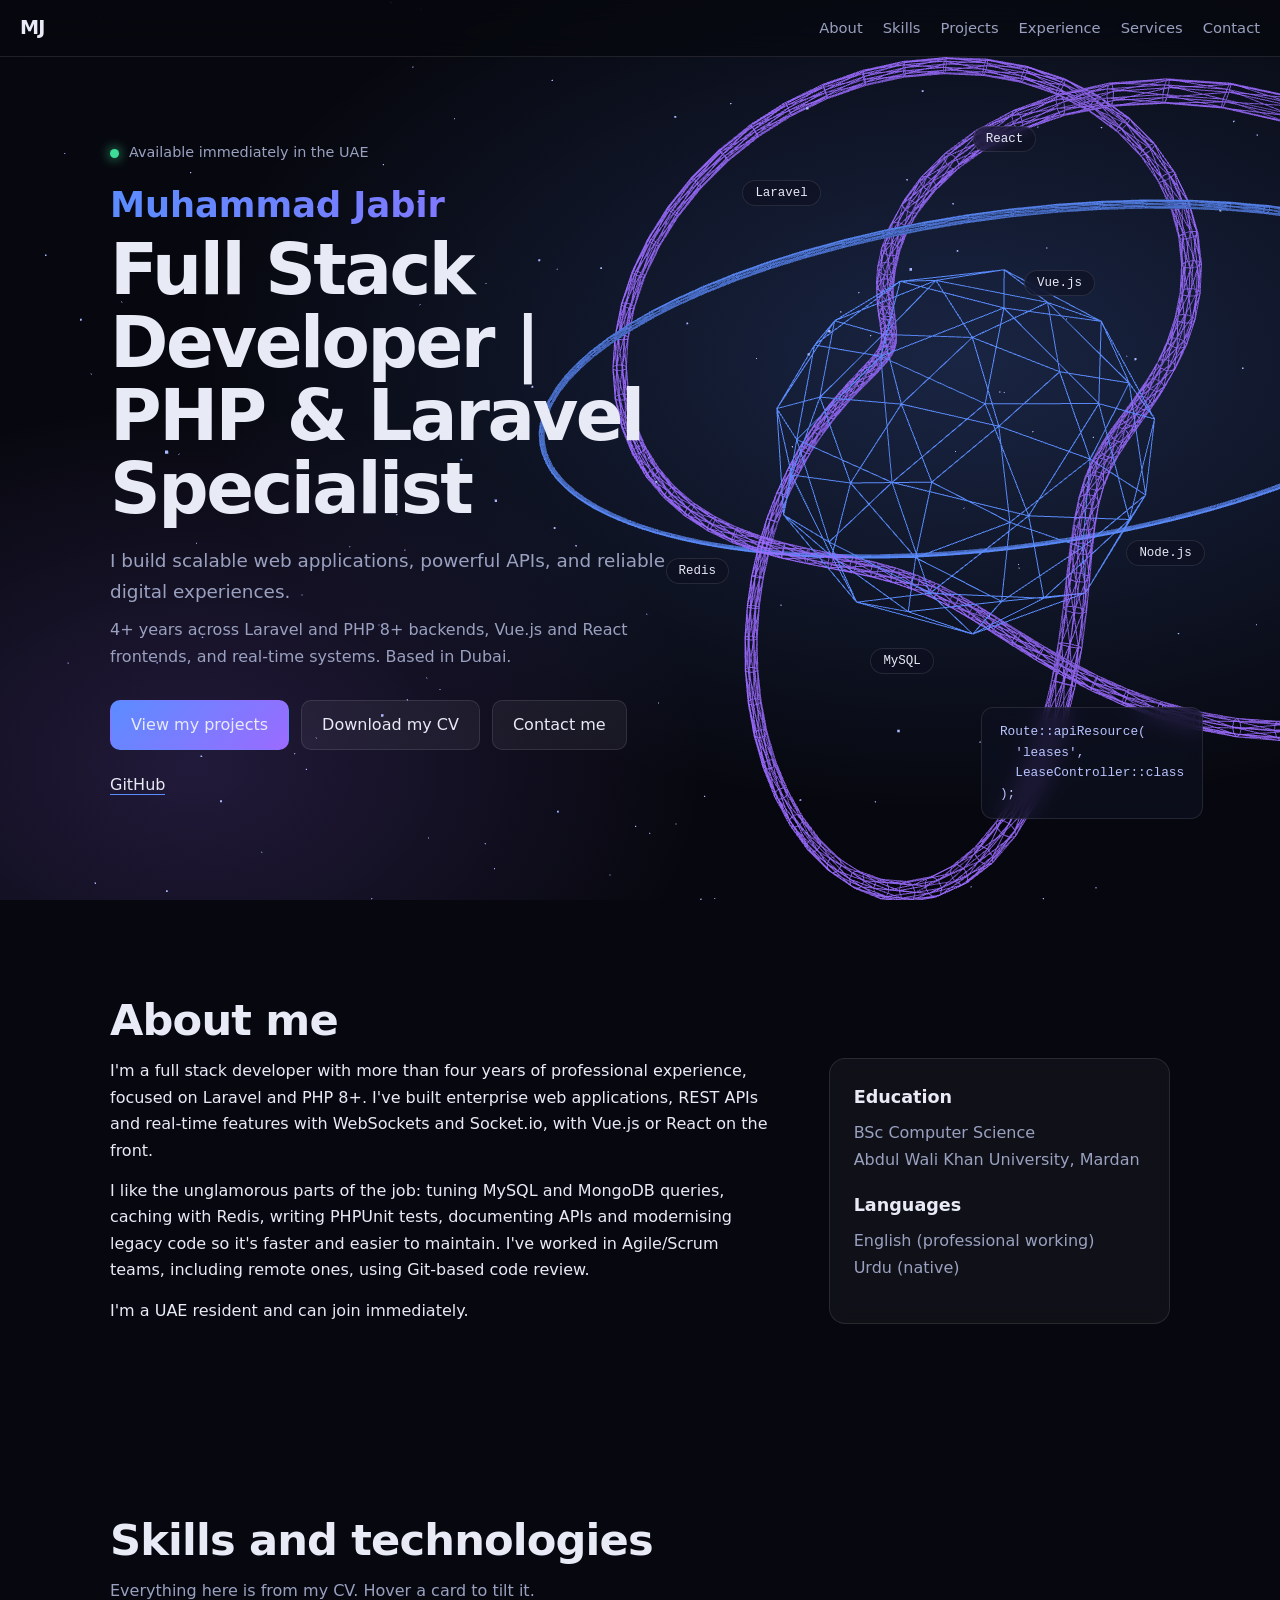
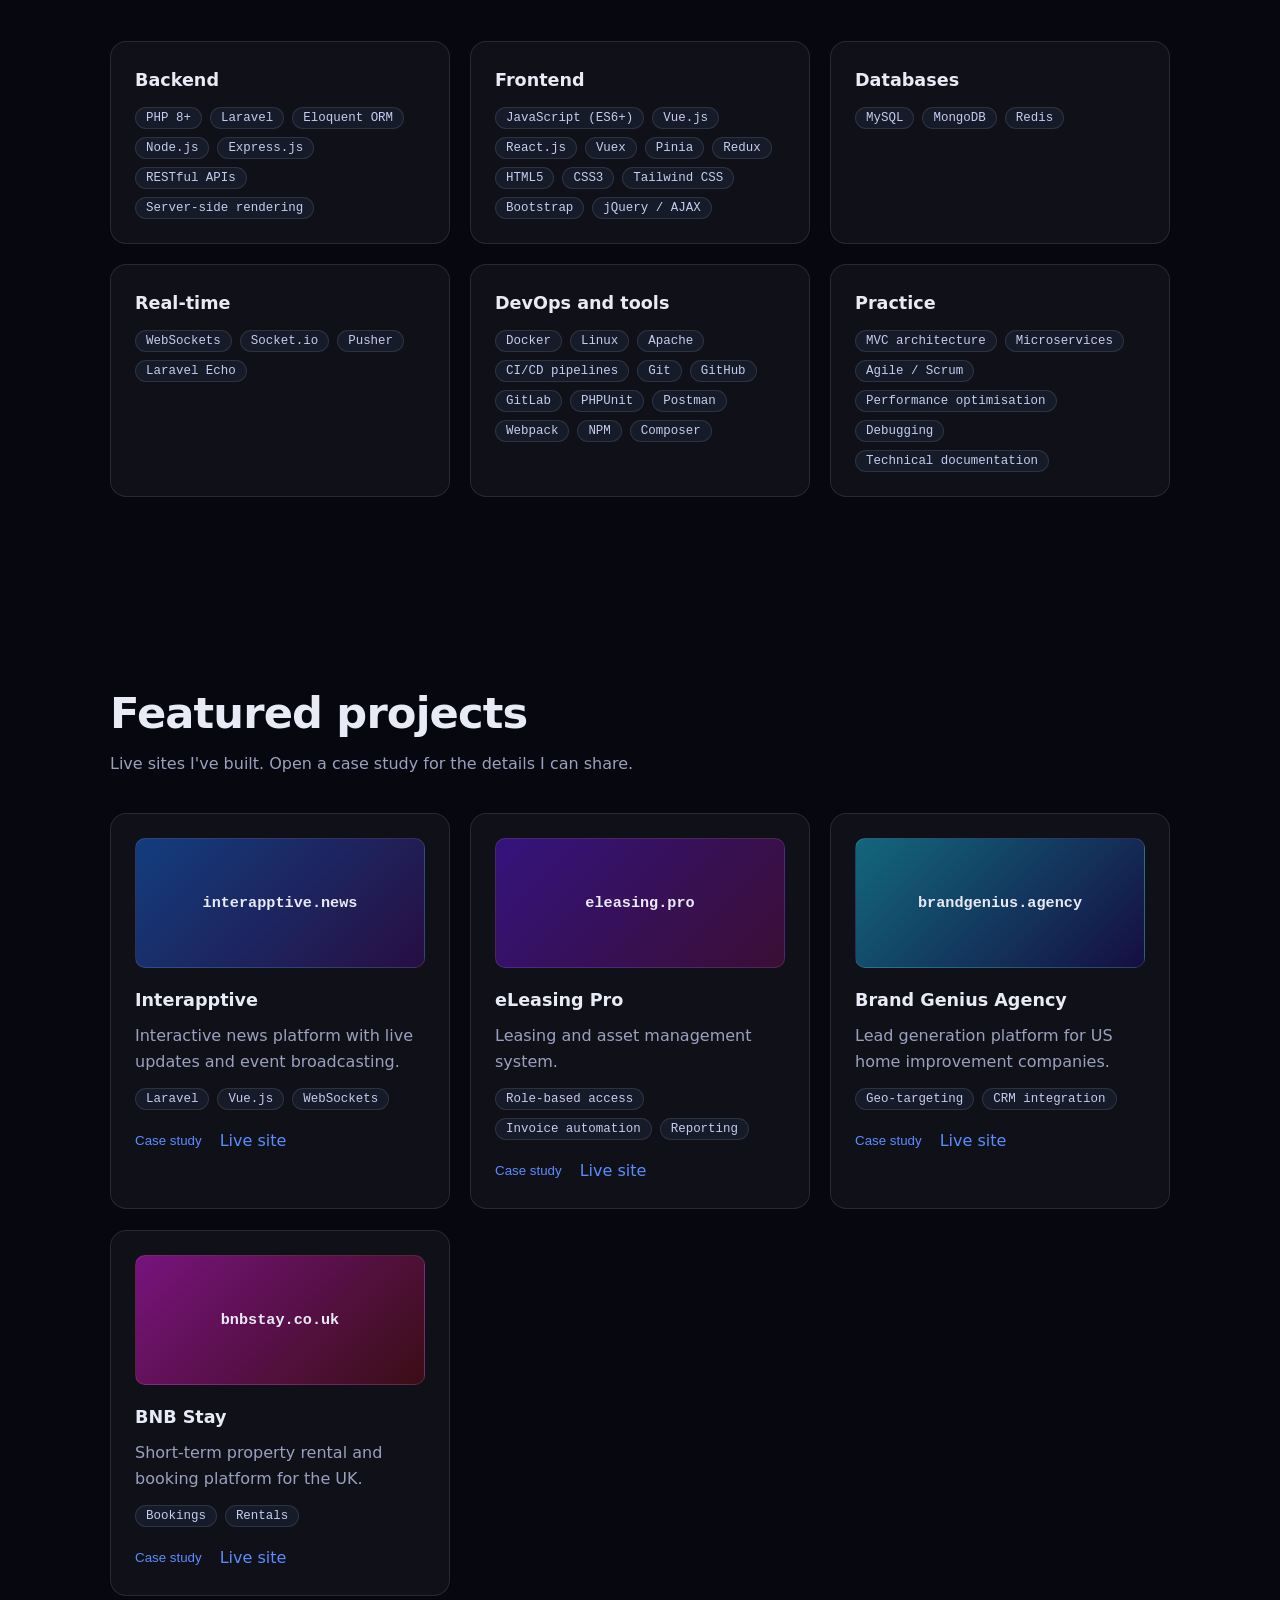
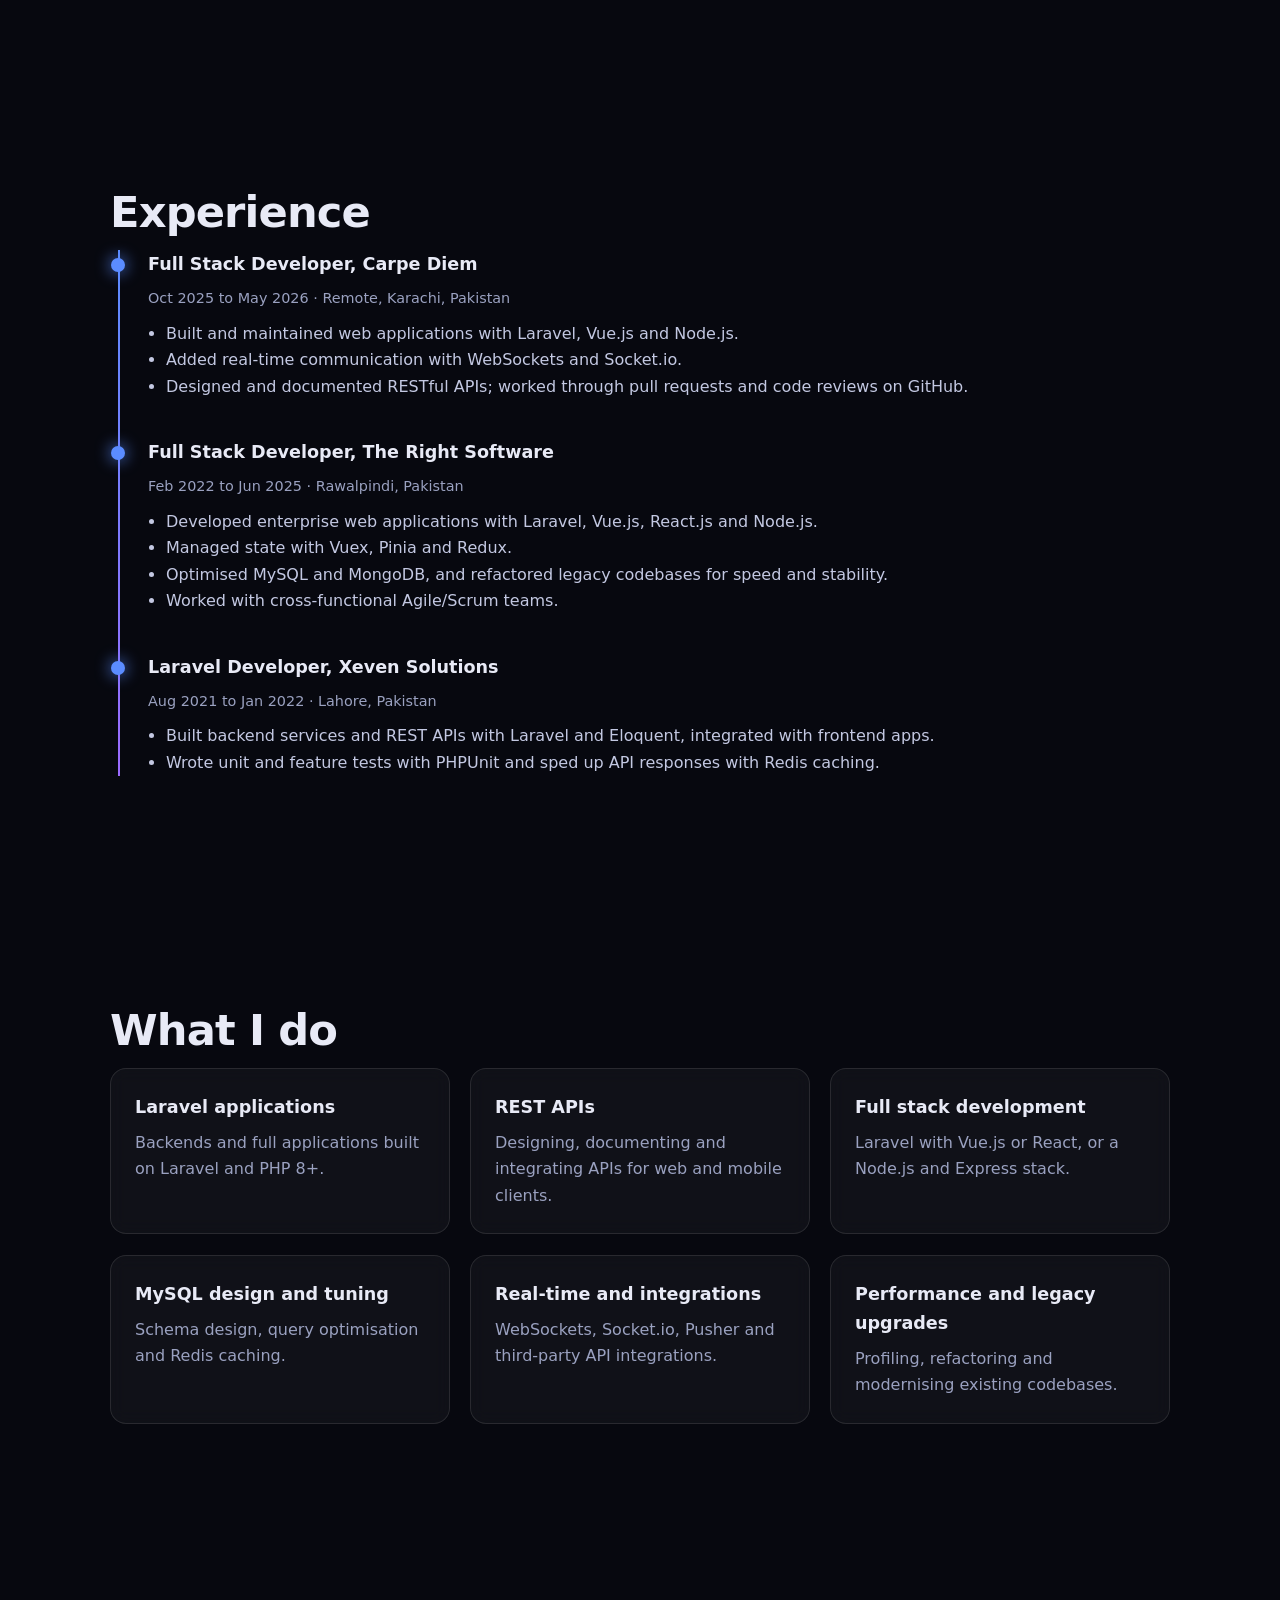
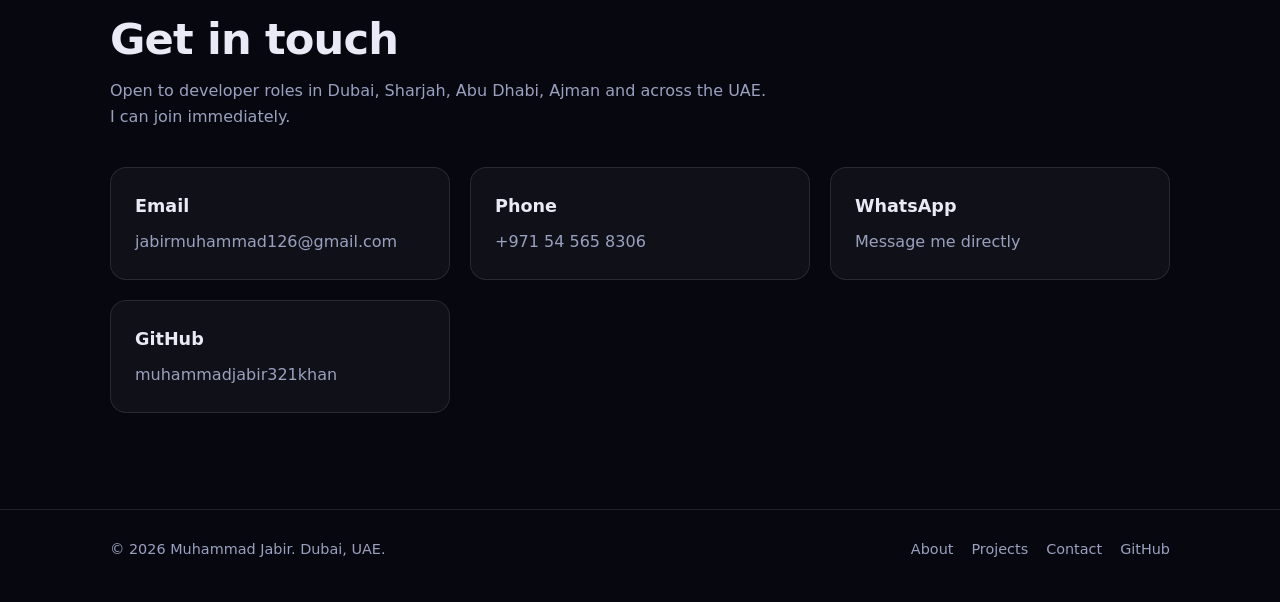
<file: index.html>
<!doctype html>
<html lang="en">
<head>
<meta charset="utf-8">
<meta name="viewport" content="width=device-width,initial-scale=1">
<title>Muhammad Jabir | Full Stack Developer, PHP &amp; Laravel | Dubai, UAE</title>
<meta name="description" content="Muhammad Jabir is a Full Stack PHP and Laravel developer in Dubai, UAE with 4+ years of experience building web applications, REST APIs and real-time systems. Available immediately.">
<meta name="theme-color" content="#07080f">
<link rel="canonical" href="https://muhammadjabir321khan.github.io/muhammad-jabir-portfolio/">
<meta property="og:type" content="website">
<meta property="og:title" content="Muhammad Jabir | Full Stack Developer, PHP &amp; Laravel">
<meta property="og:description" content="Scalable web applications, powerful APIs and reliable digital experiences. Based in Dubai, UAE.">
<meta property="og:url" content="https://muhammadjabir321khan.github.io/muhammad-jabir-portfolio/">
<link rel="icon" href="assets/favicon.svg" type="image/svg+xml">
<link rel="stylesheet" href="css/style.css">
<script>document.documentElement.classList.add('js')</script>
</head>
<body>
<a class="skip" href="#main">Skip to content</a>
<header class="top">
<a class="brand" href="#top" aria-label="Muhammad Jabir, back to top">MJ</a>
<nav aria-label="Primary"><a href="#about">About</a><a href="#skills">Skills</a><a href="#projects">Projects</a><a href="#experience">Experience</a><a href="#services">Services</a><a href="#contact">Contact</a></nav>
</header>
<main id="main">
<section class="hero" id="top">
<div class="rings" aria-hidden="true"><i></i><i></i><i></i></div>
<canvas id="scene" aria-hidden="true"></canvas>
<div class="chips" aria-hidden="true">
<span data-d="1.4" style="--x:58%;--y:20%">Laravel</span><span data-d="-1" style="--x:80%;--y:30%">Vue.js</span><span data-d="1.8" style="--x:68%;--y:72%">MySQL</span><span data-d="-1.4" style="--x:88%;--y:60%">Node.js</span><span data-d="1" style="--x:52%;--y:62%">Redis</span><span data-d="-1.8" style="--x:76%;--y:14%">React</span>
</div>
<pre class="code" data-d=".5" aria-hidden="true">Route::apiResource(
  'leases',
  LeaseController::class
);</pre>
<div class="wrap hero-in">
<p class="avail"><span aria-hidden="true"></span>Available immediately in the UAE</p>
<h1><span class="name">Muhammad Jabir</span>Full Stack Developer | PHP &amp; Laravel Specialist</h1>
<p class="sub">I build scalable web applications, powerful APIs, and reliable digital experiences.</p>
<p class="intro">4+ years across Laravel and PHP 8+ backends, Vue.js and React frontends, and real-time systems. Based in Dubai.</p>
<div class="cta"><a class="btn p" href="#projects">View my projects</a><a class="btn" href="assets/Muhammad-Jaber-CV.pdf" download>Download my CV</a><a class="btn" href="#contact">Contact me</a></div>
<p class="soc"><a href="https://github.com/muhammadjabir321khan" rel="me noopener" target="_blank">GitHub</a></p>
</div>
</section>

<section id="about"><div class="wrap">
<h2>About me</h2>
<div class="two">
<div>
<p>I'm a full stack developer with more than four years of professional experience, focused on Laravel and PHP 8+. I've built enterprise web applications, REST APIs and real-time features with WebSockets and Socket.io, with Vue.js or React on the front.</p>
<p>I like the unglamorous parts of the job: tuning MySQL and MongoDB queries, caching with Redis, writing PHPUnit tests, documenting APIs and modernising legacy code so it's faster and easier to maintain. I've worked in Agile/Scrum teams, including remote ones, using Git-based code review.</p>
<p>I'm a UAE resident and can join immediately.</p>
</div>
<aside class="card"><h3>Education</h3><p>BSc Computer Science<br>Abdul Wali Khan University, Mardan</p><h3>Languages</h3><p>English (professional working)<br>Urdu (native)</p></aside>
</div></div></section>

<section id="skills"><div class="wrap">
<h2>Skills and technologies</h2>
<p class="lead">Everything here is from my CV. Hover a card to tilt it.</p>
<div class="grid">
<div class="card tilt rv"><h3>Backend</h3><ul class="tags"><li>PHP 8+</li><li>Laravel</li><li>Eloquent ORM</li><li>Node.js</li><li>Express.js</li><li>RESTful APIs</li><li>Server-side rendering</li></ul></div>
<div class="card tilt rv"><h3>Frontend</h3><ul class="tags"><li>JavaScript (ES6+)</li><li>Vue.js</li><li>React.js</li><li>Vuex</li><li>Pinia</li><li>Redux</li><li>HTML5</li><li>CSS3</li><li>Tailwind CSS</li><li>Bootstrap</li><li>jQuery / AJAX</li></ul></div>
<div class="card tilt rv"><h3>Databases</h3><ul class="tags"><li>MySQL</li><li>MongoDB</li><li>Redis</li></ul></div>
<div class="card tilt rv"><h3>Real-time</h3><ul class="tags"><li>WebSockets</li><li>Socket.io</li><li>Pusher</li><li>Laravel Echo</li></ul></div>
<div class="card tilt rv"><h3>DevOps and tools</h3><ul class="tags"><li>Docker</li><li>Linux</li><li>Apache</li><li>CI/CD pipelines</li><li>Git</li><li>GitHub</li><li>GitLab</li><li>PHPUnit</li><li>Postman</li><li>Webpack</li><li>NPM</li><li>Composer</li></ul></div>
<div class="card tilt rv"><h3>Practice</h3><ul class="tags"><li>MVC architecture</li><li>Microservices</li><li>Agile / Scrum</li><li>Performance optimisation</li><li>Debugging</li><li>Technical documentation</li></ul></div>
</div></div></section>

<section id="projects"><div class="wrap">
<h2>Featured projects</h2>
<p class="lead">Live sites I've built. Open a case study for the details I can share.</p>
<div class="grid">
<article class="card tilt rv" style="--h:215"><div class="thumb" aria-hidden="true">interapptive.news</div><h3>Interapptive</h3><p>Interactive news platform with live updates and event broadcasting.</p><ul class="tags"><li>Laravel</li><li>Vue.js</li><li>WebSockets</li></ul>
<div class="cs" hidden><p><strong>What I built:</strong> A real-time interactive news platform with live updates and event broadcasting over WebSockets, a Vue.js frontend and a Laravel backend.</p><p>Detailed architecture and my specific contribution can be discussed in an interview.</p></div>
<p class="act"><button type="button" data-case>Case study</button><a href="https://redesign.interapptive.news/" target="_blank" rel="noopener">Live site</a></p></article>
<article class="card tilt rv" style="--h:260"><div class="thumb" aria-hidden="true">eleasing.pro</div><h3>eLeasing Pro</h3><p>Leasing and asset management system.</p><ul class="tags"><li>Role-based access</li><li>Invoice automation</li><li>Reporting</li></ul>
<div class="cs" hidden><p><strong>What I built:</strong> A comprehensive leasing and asset management solution with role-based access, invoice automation and reporting modules.</p><p>Detailed architecture and my specific contribution can be discussed in an interview.</p></div>
<p class="act"><button type="button" data-case>Case study</button><a href="https://eleasing.pro/" target="_blank" rel="noopener">Live site</a></p></article>
<article class="card tilt rv" style="--h:190"><div class="thumb" aria-hidden="true">brandgenius.agency</div><h3>Brand Genius Agency</h3><p>Lead generation platform for US home improvement companies.</p><ul class="tags"><li>Geo-targeting</li><li>CRM integration</li></ul>
<div class="cs" hidden><p><strong>What I built:</strong> A zip-code-targeted lead generation platform for USA home improvement companies (roofing, HVAC, plumbing, solar), with precision geo-targeting and an automated CRM integration pipeline.</p><p>Detailed architecture and my specific contribution can be discussed in an interview.</p></div>
<p class="act"><button type="button" data-case>Case study</button><a href="https://brandgenius.agency/" target="_blank" rel="noopener">Live site</a></p></article>
<article class="card tilt rv" style="--h:300"><div class="thumb" aria-hidden="true">bnbstay.co.uk</div><h3>BNB Stay</h3><p>Short-term property rental and booking platform for the UK.</p><ul class="tags"><li>Bookings</li><li>Rentals</li></ul>
<div class="cs" hidden><p><strong>What I built:</strong> A short-term property rental and booking platform for the UK market.</p><p>Detailed architecture and my specific contribution can be discussed in an interview.</p></div>
<p class="act"><button type="button" data-case>Case study</button><a href="https://bnbstay.co.uk/" target="_blank" rel="noopener">Live site</a></p></article>
</div></div></section>

<section id="experience"><div class="wrap">
<h2>Experience</h2>
<div class="tl">
<article class="rv"><h3>Full Stack Developer, Carpe Diem</h3><p class="meta"><time>Oct 2025</time> to <time>May 2026</time> · Remote, Karachi, Pakistan</p><ul><li>Built and maintained web applications with Laravel, Vue.js and Node.js.</li><li>Added real-time communication with WebSockets and Socket.io.</li><li>Designed and documented RESTful APIs; worked through pull requests and code reviews on GitHub.</li></ul></article>
<article class="rv"><h3>Full Stack Developer, The Right Software</h3><p class="meta"><time>Feb 2022</time> to <time>Jun 2025</time> · Rawalpindi, Pakistan</p><ul><li>Developed enterprise web applications with Laravel, Vue.js, React.js and Node.js.</li><li>Managed state with Vuex, Pinia and Redux.</li><li>Optimised MySQL and MongoDB, and refactored legacy codebases for speed and stability.</li><li>Worked with cross-functional Agile/Scrum teams.</li></ul></article>
<article class="rv"><h3>Laravel Developer, Xeven Solutions</h3><p class="meta"><time>Aug 2021</time> to <time>Jan 2022</time> · Lahore, Pakistan</p><ul><li>Built backend services and REST APIs with Laravel and Eloquent, integrated with frontend apps.</li><li>Wrote unit and feature tests with PHPUnit and sped up API responses with Redis caching.</li></ul></article>
</div></div></section>

<section id="services"><div class="wrap">
<h2>What I do</h2>
<div class="grid">
<div class="card tilt rv"><h3>Laravel applications</h3><p>Backends and full applications built on Laravel and PHP 8+.</p></div>
<div class="card tilt rv"><h3>REST APIs</h3><p>Designing, documenting and integrating APIs for web and mobile clients.</p></div>
<div class="card tilt rv"><h3>Full stack development</h3><p>Laravel with Vue.js or React, or a Node.js and Express stack.</p></div>
<div class="card tilt rv"><h3>MySQL design and tuning</h3><p>Schema design, query optimisation and Redis caching.</p></div>
<div class="card tilt rv"><h3>Real-time and integrations</h3><p>WebSockets, Socket.io, Pusher and third-party API integrations.</p></div>
<div class="card tilt rv"><h3>Performance and legacy upgrades</h3><p>Profiling, refactoring and modernising existing codebases.</p></div>
</div></div></section>

<section id="contact"><div class="wrap">
<h2>Get in touch</h2>
<p class="lead">Open to developer roles in Dubai, Sharjah, Abu Dhabi, Ajman and across the UAE. I can join immediately.</p>
<div class="grid">
<a class="card tilt" href="mailto:jabirmuhammad126@gmail.com"><h3>Email</h3><p>jabirmuhammad126@gmail.com</p></a>
<a class="card tilt" href="tel:+971545658306"><h3>Phone</h3><p>+971 54 565 8306</p></a>
<a class="card tilt" href="https://wa.me/971545658306" target="_blank" rel="noopener"><h3>WhatsApp</h3><p>Message me directly</p></a>
<a class="card tilt" href="https://github.com/muhammadjabir321khan" target="_blank" rel="me noopener"><h3>GitHub</h3><p>muhammadjabir321khan</p></a>
</div></div></section>
</main>
<footer><div class="wrap"><p>© <span id="y">2026</span> Muhammad Jabir. Dubai, UAE.</p><nav aria-label="Footer"><a href="#about">About</a><a href="#projects">Projects</a><a href="#contact">Contact</a><a href="https://github.com/muhammadjabir321khan" target="_blank" rel="noopener">GitHub</a></nav></div></footer>
<dialog id="case" aria-label="Project case study"><div class="body"></div><form method="dialog"><button class="btn p">Close</button></form></dialog>
<script src="js/main.js" defer></script>
<script type="module" src="js/scene.js"></script>
</body>
</html>
</file>
<file: css/style.css>
:root{--bg:#07080f;--fg:#e8eaf6;--mut:#9aa1c0;--a:#5b8cff;--b:#9b6bff;--bd:rgba(255,255,255,.1);color-scheme:dark}
*{box-sizing:border-box;margin:0;padding:0}
html{scroll-behavior:smooth;scroll-padding-top:72px}
body{background:var(--bg);color:var(--fg);font:16px/1.65 system-ui,-apple-system,"Segoe UI",Roboto,sans-serif;overflow-x:hidden}
a{color:inherit;text-decoration:none}
:focus-visible{outline:2px solid var(--a);outline-offset:3px}
.skip{position:absolute;left:-999px}.skip:focus{left:12px;top:12px;z-index:99;background:#fff;color:#000;padding:8px 12px}
.wrap{max-width:1100px;margin:auto;padding:0 20px}
section{padding:96px 0}
h2{font-size:clamp(1.9rem,4vw,2.7rem);line-height:1.12;letter-spacing:-.02em;margin-bottom:14px}
h3{font-size:1.1rem;margin-bottom:8px}
p{max-width:65ch}p+p{margin-top:14px}
.lead,.card p,.meta,.sub{color:var(--mut)}.lead{margin-bottom:36px}
.top{position:fixed;inset:0 0 auto;z-index:20;display:flex;justify-content:space-between;align-items:center;gap:16px;padding:12px 20px;background:rgba(7,8,15,.65);backdrop-filter:blur(14px);border-bottom:1px solid var(--bd)}
.brand{font-weight:800;font-size:1.2rem;letter-spacing:-.04em}
.top nav{display:flex;gap:20px;overflow-x:auto;font-size:.92rem;color:var(--mut);scrollbar-width:none}
.top nav a{white-space:nowrap}.top nav a:hover{color:var(--fg)}
.hero{position:relative;min-height:100svh;display:flex;align-items:center;padding:110px 0 70px;overflow:hidden;perspective:1000px;background:radial-gradient(60% 50% at 75% 40%,rgba(91,140,255,.22),transparent),radial-gradient(40% 40% at 15% 85%,rgba(155,107,255,.18),transparent)}
#scene{position:absolute;inset:0;width:100%;height:100%;pointer-events:none}
.rings{position:absolute;right:12%;top:50%;width:360px;height:360px;margin-top:-180px;transform-style:preserve-3d}
.rings i{position:absolute;inset:0;border:1px solid rgba(91,140,255,.5);border-radius:50%;transform:rotateX(65deg);animation:spin 18s linear infinite}
.rings i:nth-child(2){inset:30px;border-color:rgba(155,107,255,.5);animation-duration:24s;animation-direction:reverse}
.rings i:nth-child(3){inset:70px;animation-duration:12s}
@keyframes spin{to{transform:rotateX(65deg) rotateZ(360deg)}}
.gl .rings{display:none}
.chips{position:absolute;inset:0;pointer-events:none}
.chips span{position:absolute;left:var(--x);top:var(--y);padding:5px 12px;font:.78rem ui-monospace,Menlo,monospace;border:1px solid var(--bd);border-radius:99px;background:rgba(14,16,32,.6);backdrop-filter:blur(6px);animation:fl 5s ease-in-out infinite}
.chips span:nth-child(even){animation-delay:-2.5s}
@keyframes fl{50%{translate:0 -14px}}
.code{position:absolute;right:6%;bottom:9%;font:.8rem/1.6 ui-monospace,Menlo,monospace;padding:14px 18px;border-radius:12px;background:rgba(14,16,32,.7);border:1px solid var(--bd);backdrop-filter:blur(10px);color:#b9c4ff}
.hero-in{position:relative;z-index:2;width:100%}
.hero-in>*{max-width:600px}
.avail{display:flex;align-items:center;gap:10px;font-size:.9rem;color:var(--mut);margin-bottom:22px}
.avail span{width:9px;height:9px;border-radius:50%;background:#3ddc97;box-shadow:0 0 12px #3ddc97}
h1{font-size:clamp(2.3rem,6.2vw,4.4rem);line-height:1.04;letter-spacing:-.035em;font-weight:800}
.name{display:block;font-size:.5em;font-weight:600;letter-spacing:0;margin-bottom:10px;background:linear-gradient(90deg,var(--a),var(--b));-webkit-background-clip:text;background-clip:text;color:transparent}
.sub{font-size:1.15rem;margin-top:20px}.intro{margin-top:10px;color:var(--mut)}
.cta{display:flex;flex-wrap:wrap;gap:12px;margin-top:30px}
.btn{display:inline-block;padding:11px 20px;border:1px solid var(--bd);border-radius:10px;background:rgba(255,255,255,.05);color:var(--fg);font:600 .95rem inherit;cursor:pointer;transition:transform .2s,border-color .2s}
.btn:hover{transform:translateY(-2px);border-color:var(--a)}
.btn.p{background:linear-gradient(135deg,var(--a),var(--b));border-color:transparent}
.soc{margin-top:22px}.soc a{border-bottom:1px solid var(--a)}
.two{display:grid;gap:36px;grid-template-columns:2fr 1fr}
.grid{display:grid;gap:20px;grid-template-columns:repeat(auto-fit,minmax(260px,1fr))}
.card{display:block;position:relative;overflow:hidden;padding:24px;border:1px solid var(--bd);border-radius:16px;background:rgba(255,255,255,.04);backdrop-filter:blur(8px)}
.card h3:not(:first-child){margin-top:18px}
.tilt{transform:perspective(900px) rotateX(var(--rx,0deg)) rotateY(var(--ry,0deg));transition:transform .2s}
.tilt::after{content:"";position:absolute;inset:0;pointer-events:none;opacity:0;transition:opacity .3s;background:radial-gradient(260px circle at var(--mx,50%) var(--my,0%),rgba(91,140,255,.2),transparent)}
.tilt:hover::after{opacity:1}
.tags{display:flex;flex-wrap:wrap;gap:8px;list-style:none;margin-top:12px}
.tags li{font:.78rem ui-monospace,Menlo,monospace;padding:3px 10px;border:1px solid var(--bd);border-radius:99px;background:rgba(91,140,255,.08);color:#c6cdf0}
.thumb{height:130px;margin-bottom:16px;border-radius:10px;display:grid;place-items:center;font:600 .95rem ui-monospace,Menlo,monospace;border:1px solid var(--bd);background:linear-gradient(135deg,hsl(var(--h) 80% 45%/.55),hsl(calc(var(--h) + 60) 80% 28%/.4)),#0c0e1a}
.act{display:flex;gap:18px;align-items:center;margin-top:18px}
.act button,.act a{font:600 .9rem inherit;color:var(--a);background:none;border:0;cursor:pointer;padding:0}
.tl{margin-left:8px;padding-left:28px;border-left:2px solid var(--a);border-image:linear-gradient(var(--a),var(--b)) 1}
.tl article{position:relative;margin-bottom:38px}
.tl article::before{content:"";position:absolute;left:-37px;top:8px;width:14px;height:14px;border-radius:50%;background:var(--a);box-shadow:0 0 16px var(--a)}
.tl ul{margin:10px 0 0 18px;color:#c3c8e2}.meta{font-size:.9rem}
footer{border-top:1px solid var(--bd);padding:28px 0;color:var(--mut);font-size:.9rem}
footer .wrap{display:flex;flex-wrap:wrap;justify-content:space-between;gap:12px}
footer nav{display:flex;gap:18px}footer a:hover{color:var(--fg)}
dialog{margin:auto;max-width:540px;width:calc(100% - 32px);padding:28px;color:var(--fg);background:#0e1020;border:1px solid var(--bd);border-radius:16px}
dialog::backdrop{background:rgba(0,0,0,.7);backdrop-filter:blur(4px)}dialog form{margin-top:20px}
.js .rv{opacity:0;translate:0 24px}
.rv{transition:opacity .7s var(--d,0s),translate .7s var(--d,0s)}.rv.tilt{transition:opacity .7s var(--d,0s),translate .7s var(--d,0s),transform .2s}
.rv.in{opacity:1;translate:none}
.nf{min-height:100svh;display:grid;place-items:center;text-align:center;padding:20px}.nf h1{font-size:6rem}.nf .btn{margin-top:24px}
@media(max-width:900px){.code{display:none}.rings{right:-90px;opacity:.5}.two{grid-template-columns:1fr}.chips span:nth-child(n+4){display:none}.chips span{--x:62%!important}}
@media(prefers-reduced-motion:reduce){*{animation:none!important;transition:none!important}html{scroll-behavior:auto}.js .rv{opacity:1;translate:none}}
</file>
